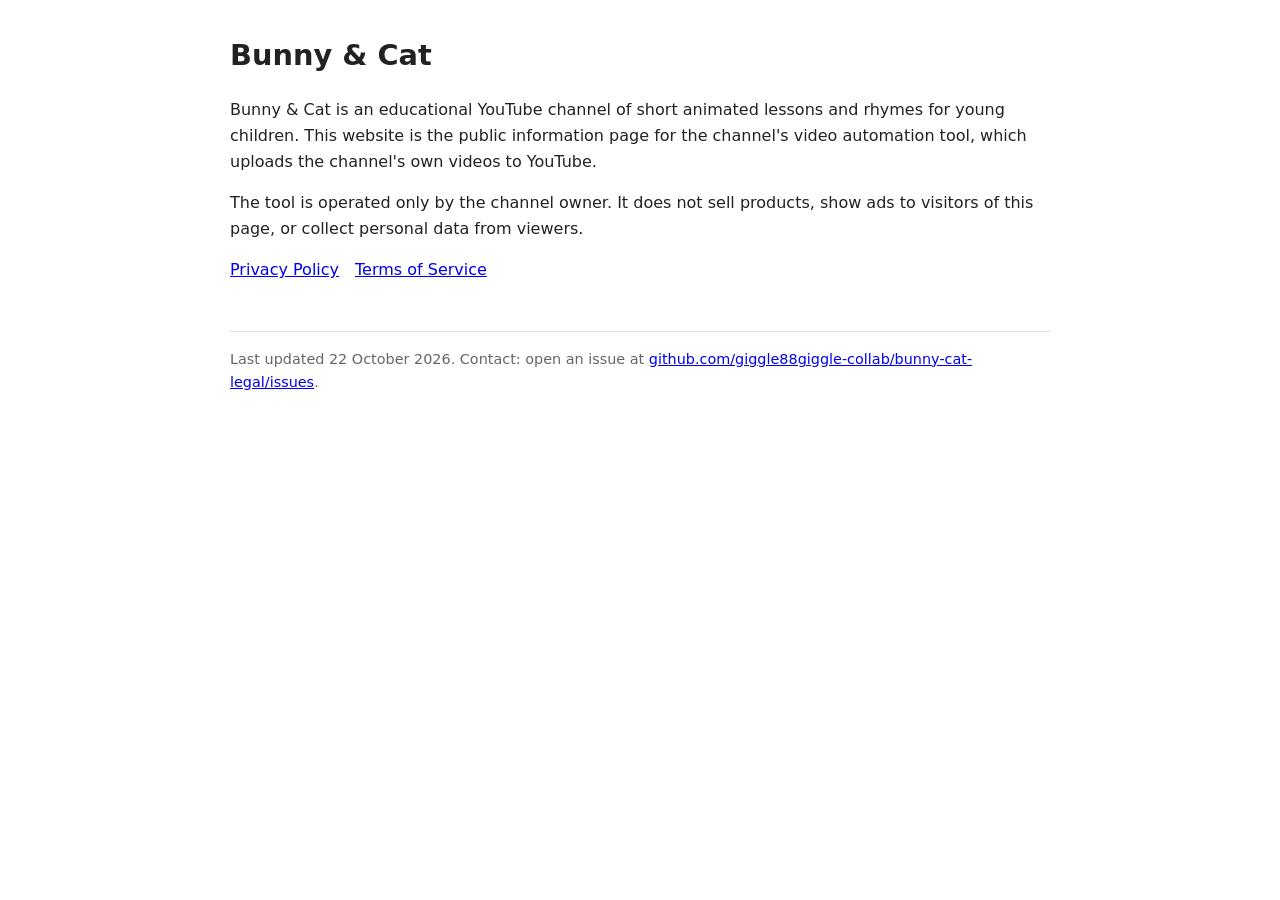
<file: index.html>
<!doctype html>
<html lang="en"><head><meta charset="utf-8"><meta name="viewport" content="width=device-width,initial-scale=1">
<title>Bunny &amp; Cat – Educational videos for young children</title>
<link rel="stylesheet" href="style.css"></head>
<body>
<h1>Bunny &amp; Cat</h1>
<p>Bunny &amp; Cat is an educational YouTube channel of short animated lessons and rhymes for young children.
This website is the public information page for the channel's video automation tool, which uploads the channel's own videos to YouTube.</p>
<p>The tool is operated only by the channel owner. It does not sell products, show ads to visitors of this page, or collect personal data from viewers.</p>
<nav><a href="privacy.html">Privacy Policy</a><a href="terms.html">Terms of Service</a></nav>
<footer>Last updated 22 October 2026. Contact: open an issue at <a href="https://github.com/giggle88giggle-collab/bunny-cat-legal/issues">github.com/giggle88giggle-collab/bunny-cat-legal/issues</a>.</footer>
</body></html>
</file>
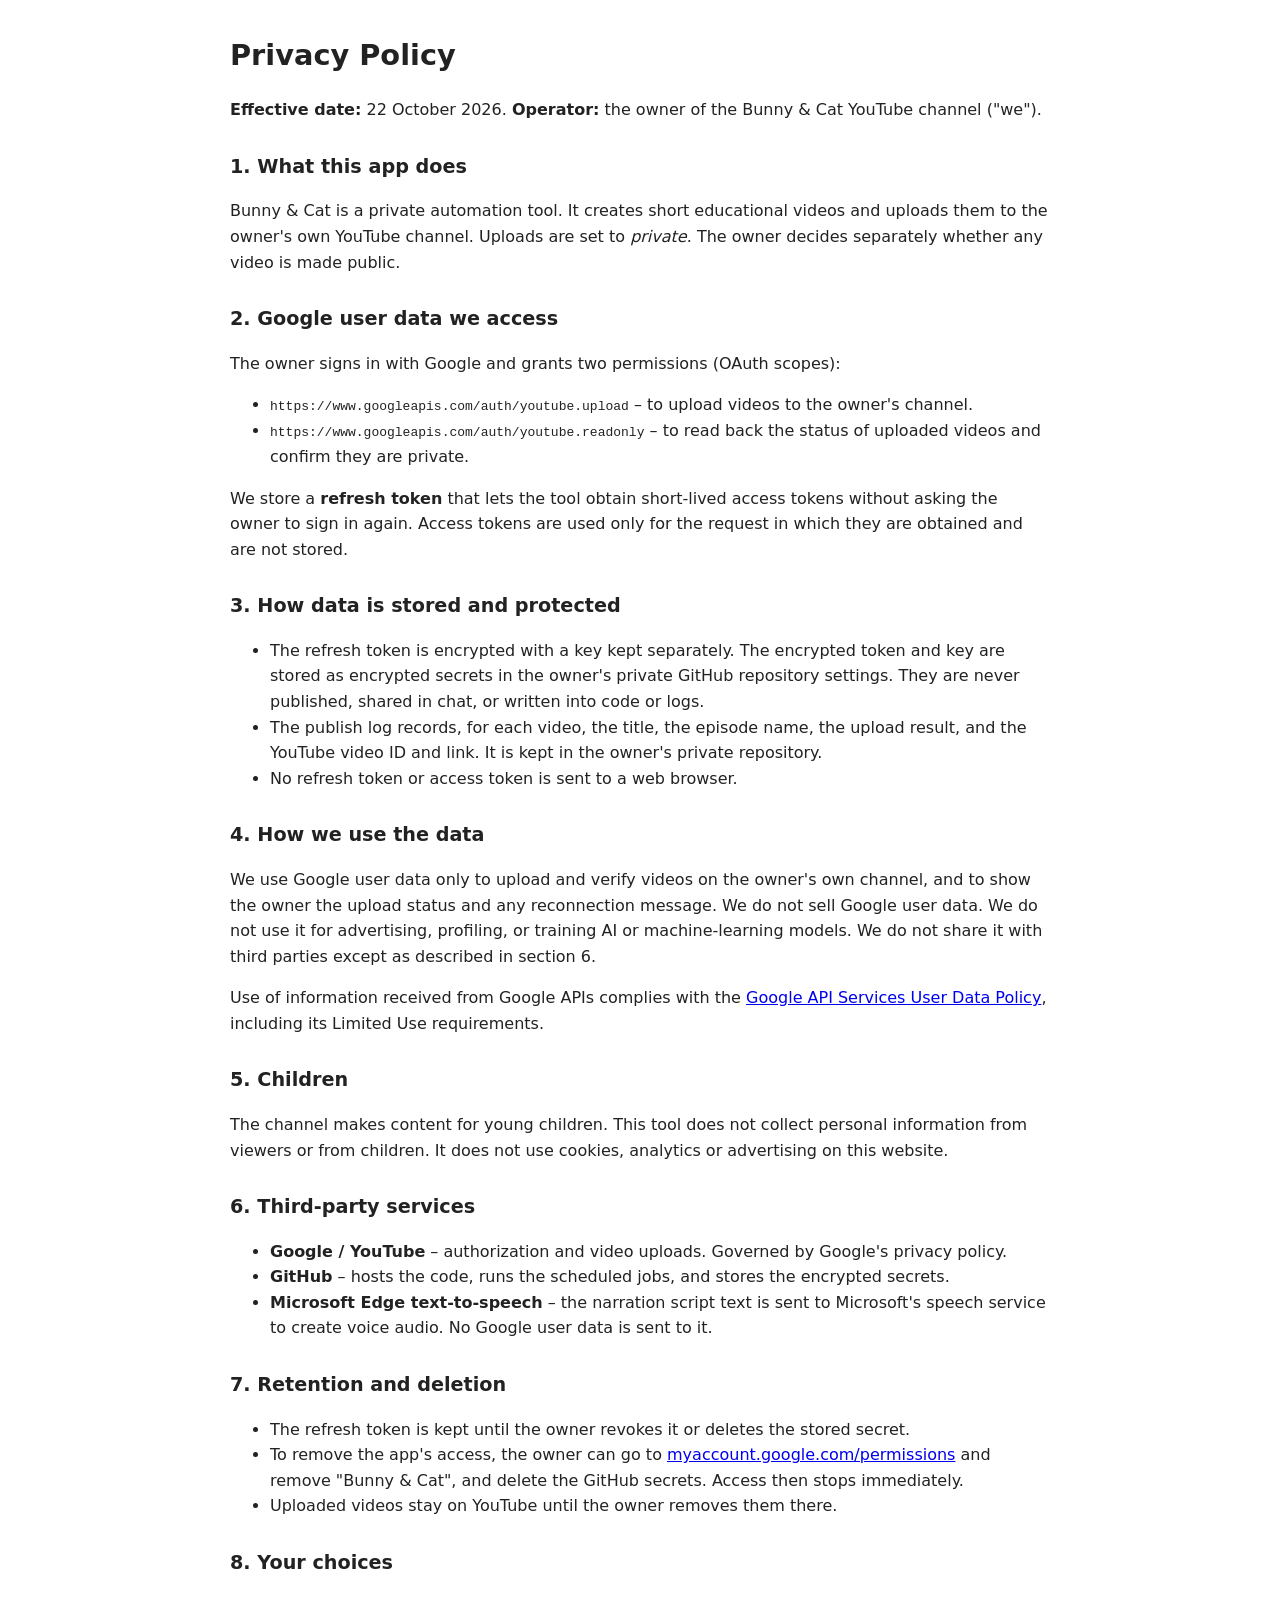
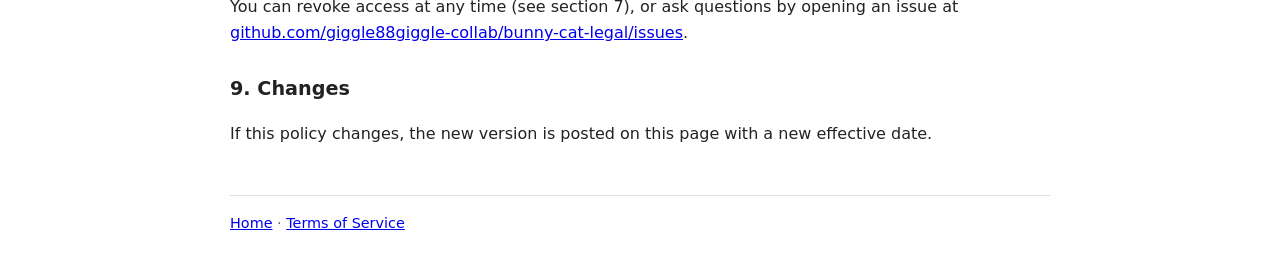
<file: privacy.html>
<!doctype html>
<html lang="en"><head><meta charset="utf-8"><meta name="viewport" content="width=device-width,initial-scale=1">
<title>Privacy Policy – Bunny &amp; Cat</title>
<link rel="stylesheet" href="style.css"></head>
<body>
<h1>Privacy Policy</h1>
<p><strong>Effective date:</strong> 22 October 2026. <strong>Operator:</strong> the owner of the Bunny &amp; Cat YouTube channel ("we").</p>

<h2>1. What this app does</h2>
<p>Bunny &amp; Cat is a private automation tool. It creates short educational videos and uploads them to the owner's own YouTube channel. Uploads are set to <em>private</em>. The owner decides separately whether any video is made public.</p>

<h2>2. Google user data we access</h2>
<p>The owner signs in with Google and grants two permissions (OAuth scopes):</p>
<ul>
<li><code>https://www.googleapis.com/auth/youtube.upload</code> – to upload videos to the owner's channel.</li>
<li><code>https://www.googleapis.com/auth/youtube.readonly</code> – to read back the status of uploaded videos and confirm they are private.</li>
</ul>
<p>We store a <strong>refresh token</strong> that lets the tool obtain short-lived access tokens without asking the owner to sign in again. Access tokens are used only for the request in which they are obtained and are not stored.</p>

<h2>3. How data is stored and protected</h2>
<ul>
<li>The refresh token is encrypted with a key kept separately. The encrypted token and key are stored as encrypted secrets in the owner's private GitHub repository settings. They are never published, shared in chat, or written into code or logs.</li>
<li>The publish log records, for each video, the title, the episode name, the upload result, and the YouTube video ID and link. It is kept in the owner's private repository.</li>
<li>No refresh token or access token is sent to a web browser.</li>
</ul>

<h2>4. How we use the data</h2>
<p>We use Google user data only to upload and verify videos on the owner's own channel, and to show the owner the upload status and any reconnection message. We do not sell Google user data. We do not use it for advertising, profiling, or training AI or machine-learning models. We do not share it with third parties except as described in section 6.</p>
<p>Use of information received from Google APIs complies with the <a href="https://developers.google.com/terms/api-services-user-data-policy">Google API Services User Data Policy</a>, including its Limited Use requirements.</p>

<h2>5. Children</h2>
<p>The channel makes content for young children. This tool does not collect personal information from viewers or from children. It does not use cookies, analytics or advertising on this website.</p>

<h2>6. Third-party services</h2>
<ul>
<li><strong>Google / YouTube</strong> – authorization and video uploads. Governed by Google's privacy policy.</li>
<li><strong>GitHub</strong> – hosts the code, runs the scheduled jobs, and stores the encrypted secrets.</li>
<li><strong>Microsoft Edge text-to-speech</strong> – the narration script text is sent to Microsoft's speech service to create voice audio. No Google user data is sent to it.</li>
</ul>

<h2>7. Retention and deletion</h2>
<ul>
<li>The refresh token is kept until the owner revokes it or deletes the stored secret.</li>
<li>To remove the app's access, the owner can go to <a href="https://myaccount.google.com/permissions">myaccount.google.com/permissions</a> and remove "Bunny &amp; Cat", and delete the GitHub secrets. Access then stops immediately.</li>
<li>Uploaded videos stay on YouTube until the owner removes them there.</li>
</ul>

<h2>8. Your choices</h2>
<p>You can revoke access at any time (see section 7), or ask questions by opening an issue at <a href="https://github.com/giggle88giggle-collab/bunny-cat-legal/issues">github.com/giggle88giggle-collab/bunny-cat-legal/issues</a>.</p>

<h2>9. Changes</h2>
<p>If this policy changes, the new version is posted on this page with a new effective date.</p>

<footer><a href="index.html">Home</a> · <a href="terms.html">Terms of Service</a></footer>
</body></html>
</file>
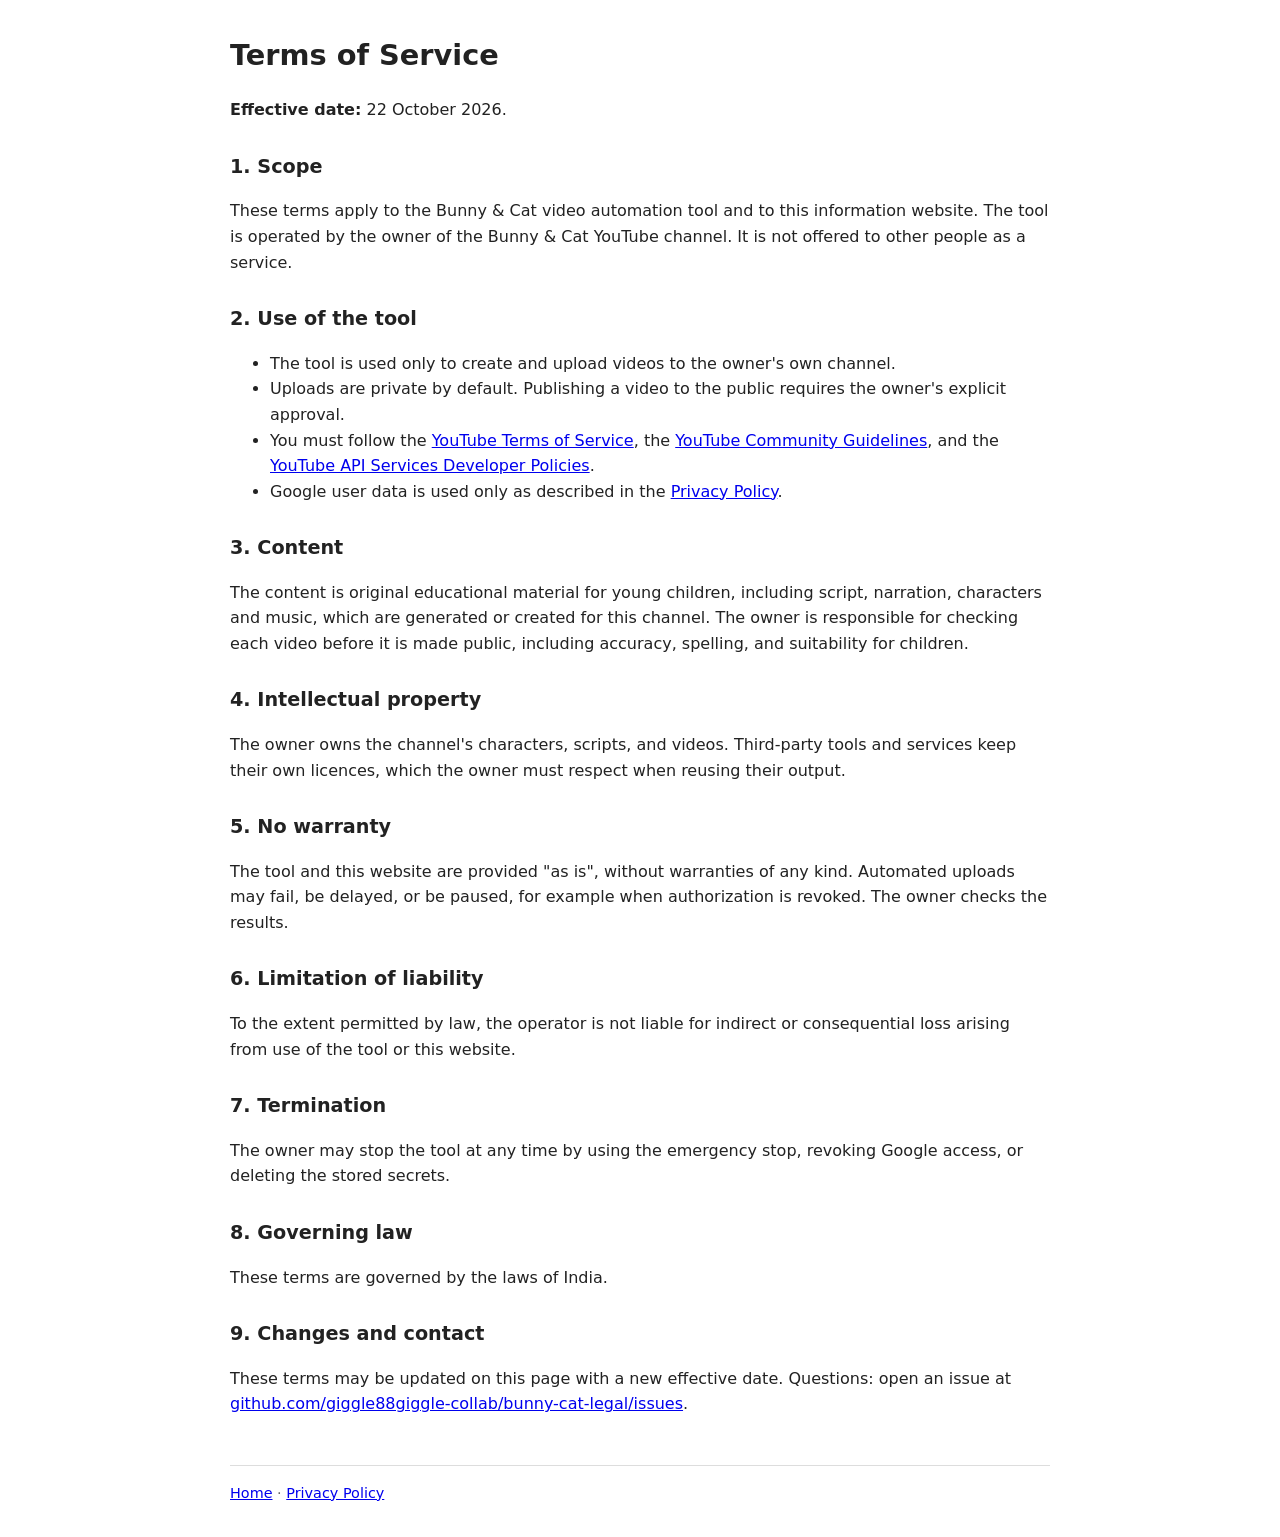
<file: terms.html>
<!doctype html>
<html lang="en"><head><meta charset="utf-8"><meta name="viewport" content="width=device-width,initial-scale=1">
<title>Terms of Service – Bunny &amp; Cat</title>
<link rel="stylesheet" href="style.css"></head>
<body>
<h1>Terms of Service</h1>
<p><strong>Effective date:</strong> 22 October 2026.</p>

<h2>1. Scope</h2>
<p>These terms apply to the Bunny &amp; Cat video automation tool and to this information website. The tool is operated by the owner of the Bunny &amp; Cat YouTube channel. It is not offered to other people as a service.</p>

<h2>2. Use of the tool</h2>
<ul>
<li>The tool is used only to create and upload videos to the owner's own channel.</li>
<li>Uploads are private by default. Publishing a video to the public requires the owner's explicit approval.</li>
<li>You must follow the <a href="https://www.youtube.com/t/terms">YouTube Terms of Service</a>, the <a href="https://www.youtube.com/howyoutubeworks/policies/community-guidelines/">YouTube Community Guidelines</a>, and the <a href="https://developers.google.com/youtube/terms/developer-policies">YouTube API Services Developer Policies</a>.</li>
<li>Google user data is used only as described in the <a href="privacy.html">Privacy Policy</a>.</li>
</ul>

<h2>3. Content</h2>
<p>The content is original educational material for young children, including script, narration, characters and music, which are generated or created for this channel. The owner is responsible for checking each video before it is made public, including accuracy, spelling, and suitability for children.</p>

<h2>4. Intellectual property</h2>
<p>The owner owns the channel's characters, scripts, and videos. Third-party tools and services keep their own licences, which the owner must respect when reusing their output.</p>

<h2>5. No warranty</h2>
<p>The tool and this website are provided "as is", without warranties of any kind. Automated uploads may fail, be delayed, or be paused, for example when authorization is revoked. The owner checks the results.</p>

<h2>6. Limitation of liability</h2>
<p>To the extent permitted by law, the operator is not liable for indirect or consequential loss arising from use of the tool or this website.</p>

<h2>7. Termination</h2>
<p>The owner may stop the tool at any time by using the emergency stop, revoking Google access, or deleting the stored secrets.</p>

<h2>8. Governing law</h2>
<p>These terms are governed by the laws of India.</p>

<h2>9. Changes and contact</h2>
<p>These terms may be updated on this page with a new effective date. Questions: open an issue at <a href="https://github.com/giggle88giggle-collab/bunny-cat-legal/issues">github.com/giggle88giggle-collab/bunny-cat-legal/issues</a>.</p>

<footer><a href="index.html">Home</a> · <a href="privacy.html">Privacy Policy</a></footer>
</body></html>
</file>
<file: style.css>
body{font-family:system-ui,-apple-system,Segoe UI,Roboto,sans-serif;line-height:1.6;max-width:820px;margin:2rem auto;padding:0 1rem;color:#222}
h1{font-size:1.8rem}h2{font-size:1.2rem;margin-top:1.8rem}
nav a{margin-right:1rem}footer{margin-top:3rem;font-size:.9rem;color:#666;border-top:1px solid #ddd;padding-top:1rem}
</file>
